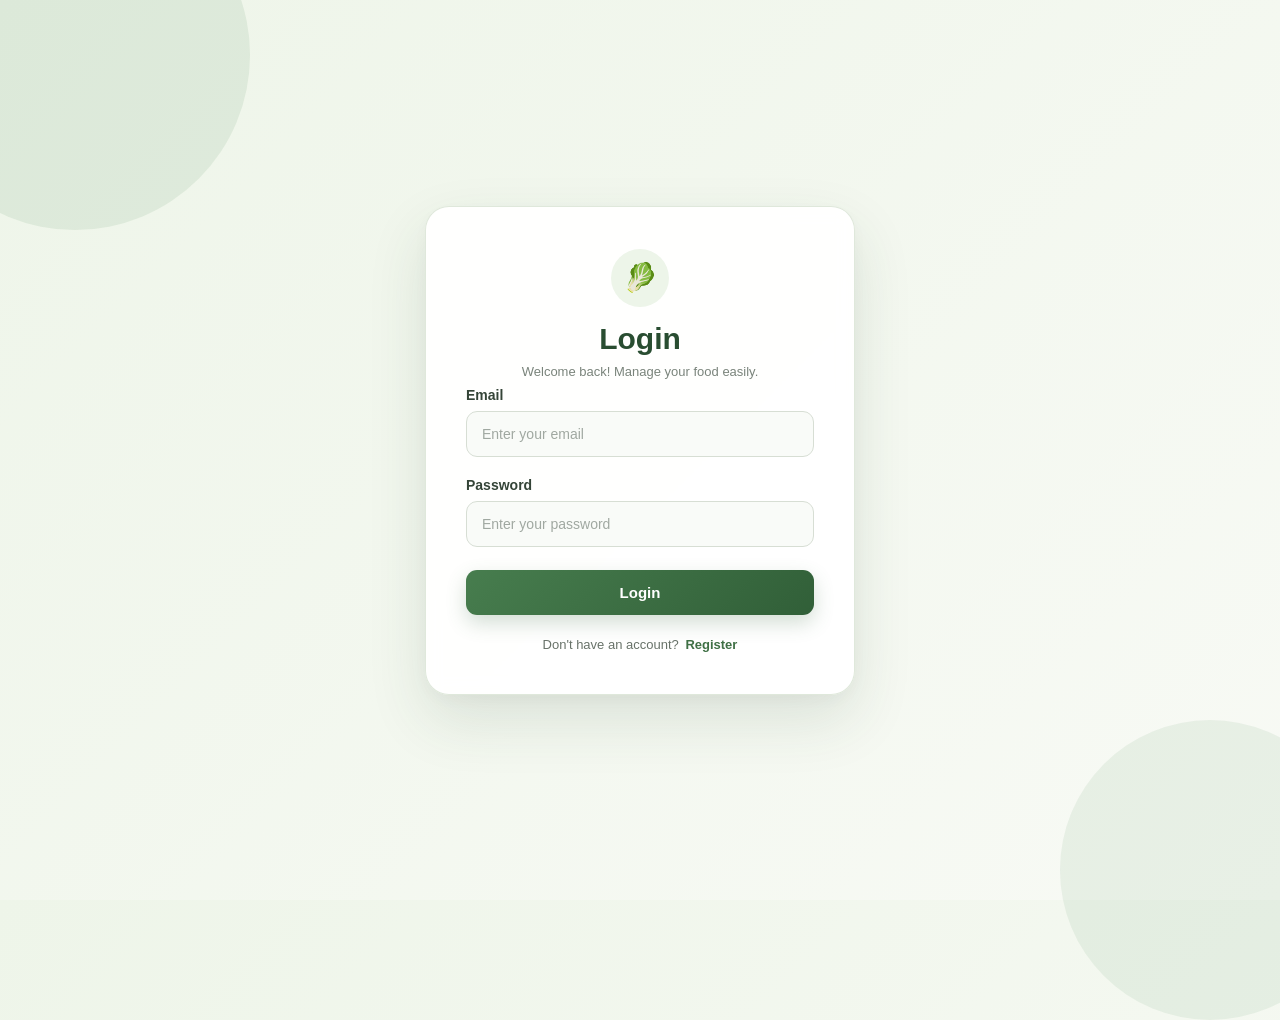
<file: login.html>
<!DOCTYPE html>
<html lang="en">

<head>
    <meta charset="UTF-8">
    <meta name="viewport" content="width=device-width, initial-scale=1.0">
    <link rel="icon" type="image/png" href="{{ url_for('static', filename='images/Grocery Food Manager Logo.png') }}">

    <title>Login - Food Manager</title>

<style>
* {
    margin: 0;
    padding: 0;
    box-sizing: border-box;
    font-family: "Poppins", "Segoe UI", Arial, sans-serif;
}

body {
    min-height: 100vh;
    background: linear-gradient(135deg, #eef5e9, #f8faf5);
    color: #263326;

    display: flex;
    justify-content: center;
    align-items: center;

    position: relative;
    overflow: hidden;
}

/* Soft background decoration */
body::before {
    content: "";
    position: absolute;
    width: 350px;
    height: 350px;
    background: rgba(91, 148, 98, 0.12);
    border-radius: 50%;
    top: -120px;
    left: -100px;
}

body::after {
    content: "";
    position: absolute;
    width: 300px;
    height: 300px;
    background: rgba(91, 148, 98, 0.10);
    border-radius: 50%;
    bottom: -120px;
    right: -80px;
}


/* Login Card */
.form-card {
    position: relative;
    z-index: 1;

    width: 100%;
    max-width: 430px;

    padding: 42px 40px;

    background: rgba(255, 255, 255, 0.94);

    border: 1px solid rgba(220, 230, 216, 0.9);
    border-radius: 24px;

    box-shadow:
        0 25px 60px rgba(43, 70, 47, 0.12),
        0 5px 20px rgba(0, 0, 0, 0.04);

    backdrop-filter: blur(8px);

    transition: 0.3s ease;
}

.form-card:hover {
    transform: translateY(-3px);

    box-shadow:
        0 30px 70px rgba(43, 70, 47, 0.16),
        0 8px 25px rgba(0, 0, 0, 0.05);
}


/* Small logo/icon area */
.form-card::before {
    content: "🥬";
    display: flex;
    align-items: center;
    justify-content: center;

    width: 58px;
    height: 58px;

    margin: 0 auto 15px;

    background: #edf5e9;
    border-radius: 50%;

    font-size: 28px;
}


/* Heading */
.form-card h1 {
    text-align: center;

    color: #294d31;

    font-size: 30px;
    font-weight: 700;

    margin-bottom: 8px;
}


/* Subtitle */
.form-card h1::after {
    content: "Welcome back! Manage your food easily.";

    display: block;

    margin-top: 8px;

    color: #7a847b;

    font-size: 13px;
    font-weight: 400;
    letter-spacing: 0;
}


/* Labels */
label {
    display: block;

    margin-bottom: 8px;

    font-size: 14px;
    font-weight: 600;

    color: #344437;
}


/* Input fields */
input,
select {
    width: 100%;

    padding: 14px 15px;

    margin-bottom: 20px;

    border: 1px solid #d7ded4;
    border-radius: 11px;

    outline: none;

    font-size: 14px;
    font-family: inherit;

    color: #263326;

    background: #f9fbf8;

    transition: 0.25s ease;
}

input::placeholder {
    color: #a0a8a1;
}

input:hover {
    border-color: #b9c9b8;
}

input:focus,
select:focus {
    border-color: #5c9462;

    background: #ffffff;

    box-shadow:
        0 0 0 4px rgba(92, 148, 98, 0.12);
}


/* Login Button */
button {
    width: 100%;

    padding: 14px;

    margin-top: 3px;

    border: none;
    border-radius: 11px;

    background: linear-gradient(
        135deg,
        #477d4e,
        #315f38
    );

    color: white;

    font-size: 15px;
    font-family: inherit;
    font-weight: 600;

    cursor: pointer;

    box-shadow:
        0 8px 20px rgba(63, 112, 69, 0.23);

    transition: 0.25s ease;
}

button:hover {
    transform: translateY(-2px);

    box-shadow:
        0 12px 25px rgba(63, 112, 69, 0.30);
}

button:active {
    transform: translateY(0);
}


/* Register text */
.bottom-text {
    text-align: center;

    margin-top: 22px;

    color: #687269;

    font-size: 13px;
}

.bottom-text a {
    color: #3f7045;

    font-weight: 600;

    text-decoration: none;

    margin-left: 3px;
}

.bottom-text a:hover {
    text-decoration: underline;
}


/* Delete button - keep for other pages */
.delete-btn {
    display: inline-block;

    background: #dc5b5b;

    color: white;

    transform: translateY(-1px);
}


/* Mobile */
@media (max-width: 600px) {

    body {
        padding: 20px;
    }

    .form-card {
        max-width: 100%;

        padding: 35px 25px;

        border-radius: 20px;
    }

    .form-card h1 {
        font-size: 27px;
    }
}
</style>
</head>

<body>

    <div class="form-card">

        <h1>Login</h1>

        <form action="/login" method="post">

            <label for="email">Email</label>

            <input
                type="email"
                name="email"
                id="email"
                placeholder="Enter your email"
                required
            >


            <label for="password">Password</label>

            <input
                type="password"
                name="password"
                id="password"
                placeholder="Enter your password"
                required
            >


            <button type="submit">
                Login
            </button>

        </form>


        <p class="bottom-text">
            Don't have an account?
            <a href="/">
                Register
            </a>
        </p>

    </div>

</body>

</html>
</file>
